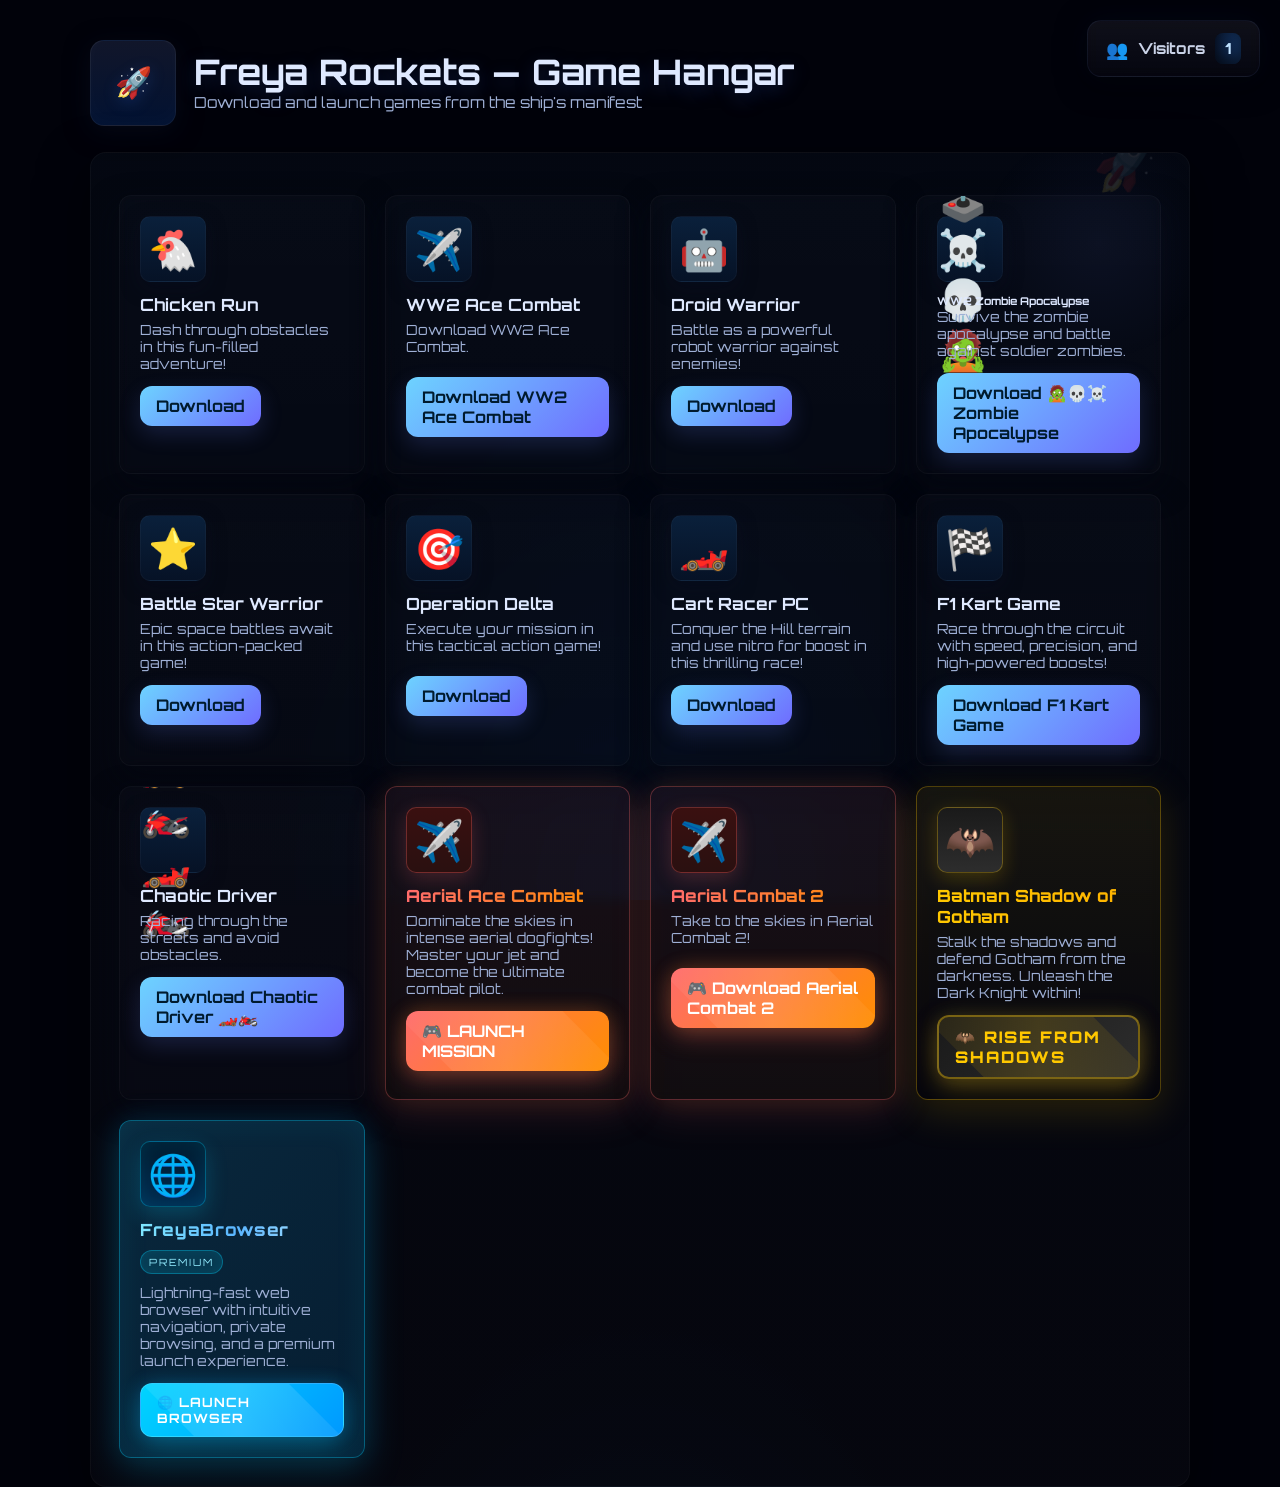
<file: game.html>
<!DOCTYPE html>
<html lang="en">
<head>
    <meta charset="UTF-8" />
    <meta name="viewport" content="width=device-width, initial-scale=1.0"/>
    <title>Freya Rockets - Free Game Downloads | Play Now
    One Piece Demon Slayer ChainSaw Man Naruto Shippuden Solo Leveling Bleach
    </title>
    
    <!-- SEO Meta Tags -->
    <meta name="description" content="Download free games including Chicken Run, Droid Warrior, Battle Star Warrior, Operation Delta, and Cart Racer PC. Play action-packed games on PC today!">
    <meta name="keywords" content="free games download, PC games, action games, racing games, adventure games, game downloads, Freya Rockets">
    <meta name="author" content="Freya Rockets">
    <meta name="robots" content="index, follow">
    <meta name="language" content="English">
    
    <!-- Open Graph Meta Tags (for social sharing) -->
    <meta property="og:type" content="website">
    <meta property="og:title" content="Freya Rockets - Free Game Downloads">
    <meta property="og:description" content="Download free games: Chicken Run, Droid Warrior, Battle Star Warrior, Operation Delta, Cart Racer PC. Action-packed adventures await!">
    <meta property="og:url" content="https://freyarockets.github.io/game.html">
    <meta property="og:site_name" content="Freya Rockets">
    <meta property="og:image" content="https://freyarockets.github.io/og-image.png">
    
    <!-- Twitter Card Meta Tags -->
    <meta name="twitter:card" content="summary_large_image">
    <meta name="twitter:title" content="Freya Rockets - Free Game Downloads">
    <meta name="twitter:description" content="Download free games and play action-packed adventures. Chicken Run, Droid Warrior, Battle Star Warrior & more!">
    <meta name="twitter:image" content="https://freyarockets.github.io/og-image.png">
    
    <!-- Additional SEO Tags -->
    <meta property="article:published_time" content="2024-01-01">
    <meta name="copyright" content="Freya Rockets">
    <meta name="theme-color" content="#001b2e">
    <link rel="canonical" href="https://freyarockets.github.io/game.html">

    <!-- Google AdSense Auto Ads: replace the client value with your own ca-pub ID -->
    <script async src="https://pagead2.googlesyndication.com/pagead/js/adsbygoogle.js?client=ca-pub-4437484592938498" crossorigin="anonymous"></script>

    <!-- Google tag (gtag.js) - Analytics Integration (keeps your existing tracking) -->
    <script async src="https://www.googletagmanager.com/gtag/js?id=G-XR31TKHP5S"></script>
    <script>
        window.dataLayer = window.dataLayer || [];
        function gtag(){dataLayer.push(arguments);} 
        gtag('js', new Date());
        gtag('config', 'G-XR31TKHP5S', { anonymize_ip: true });

        // Game Dashboard Tracking Functions
        function trackGameDownload(gameName) {
            gtag('event', 'game_download', {
                'event_category': 'engagement',
                'event_label': gameName,
                'value': 1
            });
        }

        function trackGameCardView(gameName) {
            gtag('event', 'game_card_view', {
                'event_category': 'engagement',
                'event_label': gameName
            });
        }

        function trackGamePageLoad() {
            gtag('event', 'page_view', {
                'page_title': 'Game Dashboard',
                'page_location': window.location.href
            });
        }

        function trackVisitorCount(count) {
            gtag('event', 'visitor_milestone', {
                'event_category': 'engagement',
                'event_label': 'Dashboard Visitors',
                'value': count
            });
        }

        function trackExternalGameLink(url, gameName) {
            gtag('event', 'external_link_click', {
                'event_category': 'outbound',
                'event_label': `Game Download - ${gameName}`,
                'link_url': url
            });
        }

        function trackCartGameDownload() {
            gtag('event', 'cart_game_download', {
                'event_category': 'engagement',
                'event_label': 'Cart Racer PC',
                'value': 1
            });
        }

        function trackF1KartDownload() {
            gtag('event', 'f1_kart_game_download', {
                'event_category': 'engagement',
                'event_label': 'F1 Kart Game',
                'value': 1
            });
        }

        function trackAerialAceCombatDownload() {
            gtag('event', 'aerial_ace_combat_download', {
                'event_category': 'engagement',
                'event_label': 'Aerial Ace Combat',
                'value': 1
            });
        }

        function trackBatmanDownload() {
            gtag('event', 'batman_shadow_of_gotham_download', {
                'event_category': 'engagement',
                'event_label': 'Batman Shadow of Gotham',
                'value': 1
            });
        }

        function trackBrowserDownload() {
            gtag('event', 'browser_download', {
                'event_category': 'engagement',
                'event_label': 'FreyaBrowser',
                'value': 1
            });
        }
    </script>

    <!-- Sci-fi font -->
    <link href="https://fonts.googleapis.com/css2?family=Orbitron:wght@400;700&display=swap" rel="stylesheet">

    <style>
        :root{
            --panel-bg: rgba(10,12,20,0.65);
            --glass: rgba(255,255,255,0.06);
            --accent: linear-gradient(135deg,#6dd3ff 0%, #6f6cff 100%);
            --accent-solid: #79a3ff;
            --text: #dfe9ff;
            --muted: #9fb0d6;
            --card-shadow: 0 12px 30px rgba(5,8,20,0.6);
            --aerial-accent: linear-gradient(135deg, #ff6b6b 0%, #ff8e00 100%);
            --batman-accent: linear-gradient(135deg, #1a1a1a 0%, #2d2d2d 100%);
            --browser-accent: linear-gradient(135deg, #00d4ff 0%, #0099ff 100%);
            --browser-darker: linear-gradient(135deg, #09283d 0%, #061d31 100%);
        }

        * { box-sizing: border-box; margin: 0; padding: 0; }

        html,body { height:100%; }

        body {
            font-family: 'Orbitron', 'Segoe UI', Tahoma, Geneva, Verdana, sans-serif;
            color: var(--text);
            background: radial-gradient(ellipse at bottom, #021028 0%, #01020a 40%), linear-gradient(180deg, #001022 0%, #00030a 100%);
            min-height:100vh;
            -webkit-font-smoothing:antialiased;
            -moz-osx-font-smoothing:grayscale;
            overflow-x:hidden;
            padding: 40px 20px;
            position: relative;
        }

        /* Starfield */
        .stars, .stars:after {
            position: fixed;
            top:0; left:0; right:0; bottom:0;
            width:100%; height:100%;
            z-index:0;
            background: transparent;
            pointer-events:none;
        }
        .stars:after {
            content: "";
            background-image:
                radial-gradient(2px 2px #ffffff30, transparent 40%),
                radial-gradient(1px 1px #ffffff22, transparent 40%),
                radial-gradient(1px 1px #aab7ff16, transparent 35%);
            background-repeat: repeat;
            background-size: 600px 600px, 400px 400px, 1400px 1400px;
            opacity: 0.9;
            animation: starMove 90s linear infinite;
            mix-blend-mode: screen;
        }
        @keyframes starMove { from { transform: translateY(0); } to { transform: translateY(-200px); } }

        .container {
            width:100%;
            max-width:1100px;
            margin: 0 auto;
            position: relative;
            z-index: 5;
        }

        .header {
            display:flex;
            align-items:center;
            gap:18px;
            margin-bottom: 26px;
        }

        .ship-badge {
            width:86px;
            height:86px;
            border-radius:14px;
            background: linear-gradient(180deg,#11162a, #021232);
            border: 1px solid rgba(255,255,255,0.06);
            box-shadow: 0 6px 24px rgba(10,14,30,0.6), inset 0 -6px 20px rgba(255,255,255,0.02);
            display:flex;
            align-items:center;
            justify-content:center;
            color:var(--accent-solid);
            font-size:30px;
            position:relative;
            overflow:hidden;
        }
        .ship-badge::before {
            content: "🚀";
            filter: drop-shadow(0 4px 8px rgba(50,120,255,0.2));
            transform: translateY(-2px);
        }

        .header h1 {
            font-size: 2.2rem;
            line-height: 1;
            color: var(--text);
            text-shadow: 0 6px 18px rgba(30,50,110,0.45);
        }
        .header p { color: var(--muted); font-size: 0.95rem; margin-top:4px; }

        /* Holographic visitor counter */
        .visitor-counter {
            position: fixed;
            top: 20px;
            right: 20px;
            background: linear-gradient(180deg, rgba(255,255,255,0.06), rgba(255,255,255,0.02));
            border-radius: 14px;
            padding: 12px 18px;
            display:flex;
            gap:10px;
            align-items:center;
            box-shadow: 0 6px 30px rgba(0,0,0,0.6), 0 0 28px rgba(60,120,255,0.06);
            border: 1px solid rgba(120,160,255,0.08);
            color:var(--text);
            z-index: 20;
            backdrop-filter: blur(6px) saturate(120%);
            font-weight:700;
        }
        .visitor-counter .value {
            background: linear-gradient(90deg,#091730, #12305b);
            padding:6px 10px;
            border-radius:8px;
            color: #bfe1ff;
            font-weight:800;
            font-size:0.95rem;
            box-shadow: inset 0 -6px 12px rgba(0,0,0,0.5);
        }

        /* control panel */
        .panel {
            background: linear-gradient(180deg, rgba(6,12,22,0.6), rgba(8,9,16,0.7));
            border-radius: 16px;
            padding: 28px;
            border: 1px solid rgba(255,255,255,0.03);
            box-shadow: 0 18px 50px rgba(0,0,0,0.6);
            position: relative;
            overflow: hidden;
        }

        .panel::after {
            content: "";
            position:absolute;
            right:-120px;
            top:-120px;
            width:420px;
            height:420px;
            background: radial-gradient(circle at 50% 50%, rgba(110,130,255,0.06), transparent 40%);
            transform: rotate(25deg);
            pointer-events:none;
        }

        .dashboard {
            display: grid;
            grid-template-columns: repeat(auto-fit, minmax(240px, 1fr));
            gap: 20px;
            margin-top: 14px;
        }

        .game-card {
            background: linear-gradient(180deg, rgba(255,255,255,0.02), rgba(255,255,255,0.01));
            border-radius: 12px;
            padding: 20px;
            color:var(--text);
            box-shadow: var(--card-shadow);
            border: 1px solid rgba(255,255,255,0.03);
            transition: transform 260ms cubic-bezier(.2,.9,.3,1), box-shadow 260ms, filter 200ms;
            transform-origin: center;
            cursor: pointer;
            position: relative;
            overflow: hidden;
            backdrop-filter: blur(6px) saturate(120%);
        }

        .game-card:hover {
            transform: translateY(-10px) scale(1.02);
            box-shadow: 0 26px 70px rgba(3,6,30,0.6);
            filter: saturate(1.06);
        }

        /* Special styling for Aerial Ace Combat card */
        .game-card.aerial-ace {
            background: linear-gradient(180deg, rgba(255, 107, 107, 0.08), rgba(255, 142, 0, 0.05));
            border: 1.5px solid rgba(255, 107, 107, 0.3);
            box-shadow: 0 12px 40px rgba(255, 107, 107, 0.15), 0 0 30px rgba(255, 142, 0, 0.1);
        }

        .game-card.aerial-ace:hover {
            transform: translateY(-12px) scale(1.03);
            box-shadow: 0 30px 70px rgba(255, 107, 107, 0.25), 0 0 40px rgba(255, 142, 0, 0.2);
            filter: saturate(1.1);
        }

        /* Special styling for Batman Shadow of Gotham card */
        .game-card.batman {
            background: linear-gradient(180deg, rgba(255, 200, 0, 0.08), rgba(0, 0, 0, 0.2));
            border: 1.5px solid rgba(255, 200, 0, 0.3);
            box-shadow: 0 12px 40px rgba(255, 200, 0, 0.15), 0 0 30px rgba(0, 0, 0, 0.3);
        }

        .game-card.batman:hover {
            transform: translateY(-12px) scale(1.03);
            box-shadow: 0 30px 70px rgba(255, 200, 0, 0.25), 0 0 40px rgba(45, 45, 45, 0.4);
            filter: saturate(1.1);
        }

        /* Special styling for FreyaBrowser card */
        .game-card.browser {
            background: var(--browser-darker);
            border: 1.5px solid rgba(0, 212, 255, 0.35);
            box-shadow: 0 12px 40px rgba(0, 212, 255, 0.18), 0 0 30px rgba(0, 153, 255, 0.12), inset 0 0 32px rgba(0, 212, 255, 0.08);
            position: relative;
            isolation: isolate;
        }

        .game-card.browser::before {
            content: "";
            position: absolute;
            inset: 0;
            background: linear-gradient(120deg, transparent 0%, rgba(255,255,255,0.08) 30%, transparent 60%);
            transform: translateX(-100%);
            animation: browserSweep 4.5s ease-in-out infinite;
            z-index: 0;
        }

        @keyframes browserSweep {
            0% { transform: translateX(-120%); }
            35%, 100% { transform: translateX(120%); }
        }

        .game-card.browser > * {
            position: relative;
            z-index: 1;
        }

        .game-card.browser:hover {
            transform: translateY(-12px) scale(1.03);
            box-shadow: 0 30px 80px rgba(0, 212, 255, 0.28), 0 0 45px rgba(0, 153, 255, 0.18);
            filter: saturate(1.15);
        }

        .game-icon {
            font-size: 40px;
            display:inline-block;
            width:66px;
            height:66px;
            display:flex;
            align-items:center;
            justify-content:center;
            border-radius: 10px;
            background: linear-gradient(180deg,#0a203b, #061226);
            border: 1px solid rgba(255,255,255,0.03);
            box-shadow: 0 6px 18px rgba(6,12,30,0.6);
            margin-bottom: 12px;
            color: var(--accent-solid);
        }

        .game-icon.aerial {
            background: linear-gradient(180deg, #3a1010, #2a1010);
            border: 1px solid rgba(255, 107, 107, 0.3);
            box-shadow: 0 6px 20px rgba(255, 107, 107, 0.2);
            color: #ff8e00;
        }

        .game-icon.batman {
            background: linear-gradient(180deg, #1a1a1a, #2d2d2d);
            border: 1px solid rgba(255, 200, 0, 0.3);
            box-shadow: 0 6px 20px rgba(255, 200, 0, 0.2);
            color: #ffc800;
        }

        .game-icon.browser {
            background: linear-gradient(180deg, #001a2e, #002a4e);
            border: 1px solid rgba(0, 212, 255, 0.35);
            box-shadow: 0 8px 22px rgba(0, 212, 255, 0.2), inset 0 0 20px rgba(0, 212, 255, 0.12);
            color: #00d4ff;
        }

        .game-card h2 {
            font-size: 1.05rem;
            color: var(--text);
            margin-bottom: 6px;
        }

        .game-card.aerial-ace h2 {
            background: linear-gradient(90deg, #ff6b6b, #ff8e00);
            -webkit-background-clip: text;
            -webkit-text-fill-color: transparent;
            background-clip: text;
            font-weight: 800;
        }

        .game-card.batman h2 {
            background: linear-gradient(90deg, #ffc800, #ffb300);
            -webkit-background-clip: text;
            -webkit-text-fill-color: transparent;
            background-clip: text;
            font-weight: 800;
        }

        .game-card.browser h2 {
            background: linear-gradient(90deg, #7fe7ff, #5ab5ff 48%, #c1f0ff 100%);
            -webkit-background-clip: text;
            -webkit-text-fill-color: transparent;
            background-clip: text;
            font-weight: 800;
            letter-spacing: 0.04em;
        }

        .premium-tag {
            display: inline-block;
            margin: 4px 0 10px;
            padding: 5px 8px;
            border-radius: 999px;
            background: rgba(0, 212, 255, 0.12);
            border: 1px solid rgba(0, 212, 255, 0.35);
            color: #92ecff;
            font-size: 0.62rem;
            letter-spacing: 0.18em;
            text-transform: uppercase;
            box-shadow: inset 0 0 12px rgba(0, 212, 255, 0.08);
        }

        .game-card p {
            font-size: 0.87rem;
            color: var(--muted);
            margin-bottom: 14px;
            min-height:42px;
        }

        .download-btn {
            display:inline-flex;
            align-items:center;
            gap:10px;
            background: var(--accent);
            color: #001b2e;
            padding: 10px 16px;
            border-radius: 12px;
            text-decoration:none;
            font-weight:700;
            box-shadow: 0 8px 22px rgba(105,125,255,0.18);
            transition: transform 160ms, box-shadow 160ms;
            border: none;
            cursor: pointer;
        }
        .download-btn:hover { transform: translateY(-3px); box-shadow: 0 12px 32px rgba(105,125,255,0.28); }

        /* Aerial Ace Combat button with custom styling */
        .download-btn.aerial-ace-btn {
            background: var(--aerial-accent);
            color: #fff;
            box-shadow: 0 8px 26px rgba(255, 107, 107, 0.3), 0 0 20px rgba(255, 142, 0, 0.2);
            position: relative;
            overflow: hidden;
        }

        .download-btn.aerial-ace-btn::before {
            content: "";
            position: absolute;
            top: -50%;
            left: -50%;
            width: 200%;
            height: 200%;
            background: linear-gradient(45deg, transparent, rgba(255,255,255,0.1), transparent);
            transform: rotate(45deg);
            animation: aerialShine 3s infinite;
        }

        @keyframes aerialShine {
            0% { transform: translateX(-100%) translateY(-100%) rotate(45deg); }
            100% { transform: translateX(100%) translateY(100%) rotate(45deg); }
        }

        .download-btn.aerial-ace-btn:hover {
            transform: translateY(-4px);
            box-shadow: 0 14px 36px rgba(255, 107, 107, 0.4), 0 0 30px rgba(255, 142, 0, 0.3);
            filter: brightness(1.1);
        }

        /* Batman Shadow of Gotham button with custom styling */
        .download-btn.batman-btn {
            background: var(--batman-accent);
            color: #ffc800;
            box-shadow: 0 8px 26px rgba(255, 200, 0, 0.3), 0 0 20px rgba(45, 45, 45, 0.4);
            position: relative;
            overflow: hidden;
            border: 2px solid rgba(255, 200, 0, 0.4);
            font-weight: 900;
            letter-spacing: 2px;
        }

        .download-btn.batman-btn::before {
            content: "";
            position: absolute;
            top: -50%;
            left: -50%;
            width: 200%;
            height: 200%;
            background: linear-gradient(45deg, transparent, rgba(255, 200, 0, 0.15), transparent);
            transform: rotate(45deg);
            animation: batmanShine 3s infinite;
        }

        @keyframes batmanShine {
            0% { transform: translateX(-100%) translateY(-100%) rotate(45deg); }
            100% { transform: translateX(100%) translateY(100%) rotate(45deg); }
        }

        .download-btn.batman-btn:hover {
            transform: translateY(-4px);
            box-shadow: 0 14px 36px rgba(255, 200, 0, 0.5), 0 0 30px rgba(255, 200, 0, 0.4);
            filter: brightness(1.15);
            background: linear-gradient(135deg, #2d2d2d 0%, #1a1a1a 100%);
        }

        /* FreyaBrowser button with custom styling */
        .download-btn.browser-btn {
            background: var(--browser-accent);
            color: #ffffff;
            box-shadow: 0 10px 28px rgba(0, 212, 255, 0.3), 0 0 18px rgba(0, 153, 255, 0.18);
            position: relative;
            overflow: hidden;
            border: 1px solid rgba(255,255,255,0.18);
            letter-spacing: 0.08em;
            text-transform: uppercase;
            font-size: 0.8rem;
        }

        .download-btn.browser-btn::before {
            content: "";
            position: absolute;
            top: -50%;
            left: -50%;
            width: 200%;
            height: 200%;
            background: linear-gradient(45deg, transparent, rgba(255,255,255,0.16), transparent);
            transform: rotate(45deg);
            animation: browserShine 3s infinite;
        }

        @keyframes browserShine {
            0% { transform: translateX(-100%) translateY(-100%) rotate(45deg); }
            100% { transform: translateX(100%) translateY(100%) rotate(45deg); }
        }

        .download-btn.browser-btn:hover {
            transform: translateY(-4px) scale(1.02);
            box-shadow: 0 18px 42px rgba(0, 212, 255, 0.45), 0 0 30px rgba(0, 153, 255, 0.25);
            filter: brightness(1.12);
        }

        /* small rocket float */
        .rocket {
            position:absolute;
            right:28px;
            top: -30px;
            font-size: 56px;
            transform: rotate(-10deg);
            opacity: 0.12;
            filter: drop-shadow(0 8px 20px rgba(80,120,255,0.06));
            animation: floatRocket 6s ease-in-out infinite;
            z-index:1;
            pointer-events:none;
        }
        @keyframes floatRocket {
            0% { transform: translateY(0) rotate(-10deg); }
            50% { transform: translateY(8px) rotate(-6deg); }
            100% { transform: translateY(0) rotate(-10deg); }
        }

        /* Responsive tweaks */
        @media (max-width: 800px) {
            .header { gap:12px; align-items: flex-start; }
            .ship-badge { width:72px; height:72px; font-size:26px; }
            .visitor-counter { position: static; margin: 18px auto 8px; justify-content:center; }
            body { padding: 20px 12px; }
        }
    </style>
</head>
<body>
    <div class="stars"></div>

    <div class="visitor-counter" aria-hidden="false">
        <div style="font-size:18px;">👥</div>
        <div style="font-size:0.95rem; opacity:0.9;">Visitors</div>
        <div class="value" id="visitor-count">0</div>
    </div>

    <div class="container">
        <div class="header">
            <div class="ship-badge" title="Freya Rockets">
                <!-- rocket emoji inside badge (CSS::before) -->
            </div>
            <div>
                <h1>Freya Rockets — Game Hangar</h1>
                <p>Download and launch games from the ship's manifest</p>
            </div>
        </div>

        <div class="panel">
            <div class="rocket">🚀</div>

            <!-- optional top AdSense placeholder (auto ads handle placement; you can also place manual ads here) -->
            <!-- Example manual ad slot (commented): 
            <ins class="adsbygoogle"
                 style="display:block"
                 data-ad-client="ca-pub-4437484592938498"
                 data-ad-slot="1234567890"
                 data-ad-format="auto"
                 data-full-width-responsive="true"></ins>
            <script>(adsbygoogle = window.adsbygoogle || []).push({});</script>
            -->

            <div class="dashboard" id="dashboard">
                <!-- Chicken Run -->
                <div class="game-card" data-name="Chicken Run" onmouseenter="trackGameCardView('Chicken Run')">
                    <div class="game-icon">🐔</div>
                    <h2>Chicken Run</h2>
                    <p>Dash through obstacles in this fun-filled adventure!</p>
                    <a href="https://drive.google.com/file/d/1SwLJMX_bF49MEeJTAP-eGNsll-qfleW3/view?usp=drivesdk"
                        target="_blank"
                        class="download-btn"
                        onclick="trackGameDownload('Chicken Run'); trackExternalGameLink(this.href, 'Chicken Run');"
                    >
                        Download
                    </a>
                </div>
                <div class="game-card" data-name="WW2 Ace Combat" onmouseenter="trackGameCardView('WW2 Ace Combat')">
    <div class="game-icon">✈️</div>
    <h2>WW2 Ace Combat</h2>
    <p>Download WW2 Ace Combat.</p>
    <a href="https://drive.google.com/file/d/1enezNnpFqo1JOOGRwyJnOn6bbB0LcPnL/view?usp=drivesdk"
       target="_blank"
       rel="noopener noreferrer"
       class="download-btn"
       onclick="trackGameDownload('WW2 Ace Combat'); trackExternalGameLink(this.href, 'WW2 Ace Combat');">
        Download WW2 Ace Combat
    </a>
</div>

                <!-- Droid Warrior -->
                <div class="game-card" data-name="Droid Warrior" onmouseenter="trackGameCardView('Droid Warrior')">
                    <div class="game-icon">🤖</div>
                    <h2>Droid Warrior</h2>
                    <p>Battle as a powerful robot warrior against enemies!</p>
                    <a href="https://drive.google.com/file/d/1vHhIh0ICAT_PBw8zC6HlU5dnbTrAkmKO/view?usp=drivesdk"
                        target="_blank"
                        class="download-btn"
                        onclick="trackGameDownload('Droid Warrior'); trackExternalGameLink(this.href, 'Droid Warrior');"
                    >
                        Download
                    </a>
                </div>

                
                <!-- WW2 Zombie Apocalypse-->
                <div class="game-card" data-name="WW2 Zombie Apocalypse" onmouseenter="trackGameCardView('WW2 Zombie Apocalypse')">
                    <div class="game-icon">🎮🕹️☠️💀🧟</div>
                    <h6>WW2 Zombie Apocalypse</h6>
                    <p>Survive the zombie apocalypse and battle against soldier zombies.</p>
                    <a href="https://drive.google.com/file/d/18L5Zwsd9BoY1jadDzYYMPgqE9ZHPomYp/view?usp=drivesdk"
                        target="_blank"
                        class="download-btn"
                        onclick="trackGameDownload('WW2 Zombie Apocalypse'); trackExternalGameLink(this.href, 'WW2 Zombie Apocalypse');"
                    >
                        Download 🧟💀☠️ Zombie Apocalypse 
                    </a>
                </div>

                <!-- Battle Star Warrior -->
                <div class="game-card" data-name="Battle Star Warrior" onmouseenter="trackGameCardView('Battle Star Warrior')">
                    <div class="game-icon">⭐</div>
                    <h2>Battle Star Warrior</h2>
                    <p>Epic space battles await in this action-packed game!</p>
                    <a href="https://drive.google.com/file/d/1xSQnmsHzhi3-D3qQniUPjIA1KlEwXhm1/view?usp=drivesdk"
                        target="_blank"
                        class="download-btn"
                        onclick="trackGameDownload('Battle Star Warrior'); trackExternalGameLink(this.href, 'Battle Star Warrior');"
                    >
                        Download
                    </a>
                </div>

                <!-- Operation Delta -->
                <div class="game-card" data-name="Operation Delta" onmouseenter="trackGameCardView('Operation Delta')">
                    <div class="game-icon">🎯</div>
                    <h2>Operation Delta</h2>
                    <p>Execute your mission in this tactical action game!</p>
                    <a href="https://drive.google.com/file/d/1fU8wTXqIlcQFmw-sTz2JDgnTlGfSp6Vd/view?usp=drivesdk"
                        target="_blank"
                        class="download-btn"
                        onclick="trackGameDownload('Operation Delta'); trackExternalGameLink(this.href, 'Operation Delta');"
                    >
                        Download
                    </a>
                </div>

                <!-- Cart Racer PC -->
                <div class="game-card" data-name="Cart Racer PC" onmouseenter="trackGameCardView('Cart Racer PC')">
                    <div class="game-icon">🏎️</div>
                    <h2>Cart Racer PC</h2>
                    <p>Conquer the Hill terrain and use nitro for boost in this thrilling race!</p>
                    <a href="https://drive.google.com/file/d/10vkpW0cWqQLj1m2HBx37t8GQkTlraQuS/view?usp=drivesdk"
                        target="_blank"
                        class="download-btn"
                        onclick="trackCartGameDownload(); trackExternalGameLink(this.href, 'Cart Racer PC');"
                    >
                        Download
                    </a>
                </div>

                <!-- F1 Kart Game -->
                <div class="game-card" data-name="F1 Kart Game" onmouseenter="trackGameCardView('F1 Kart Game')">
                    <div class="game-icon">🏁</div>
                    <h2>F1 Kart Game</h2>
                    <p>Race through the circuit with speed, precision, and high-powered boosts!</p>
                    <a href="https://drive.google.com/file/d/1vWdhYIvQxmX24EX4IMis_h1ilYEo9o1M/view?usp=drivesdk"
                        target="_blank"
                        class="download-btn"
                        onclick="trackF1KartDownload(); trackGameDownload('F1 Kart Game'); trackExternalGameLink(this.href, 'F1 Kart Game');"
                    >
                        Download F1 Kart Game
                    </a>
                </div>

                <!-- Chaotic Driver Game-->
                <div class="game-card" data-name="Chaotic Driver" onmouseenter="trackGameCardView('Chaotic Driver')">
                    <div class="game-icon">🏎️🏍️🏎️🏍️</div>
                    <h2>Chaotic Driver</h2>
                    <p>Racing through the streets and avoid obstacles.</p>
                    <a href="https://drive.google.com/file/d/1XYPVCKUqsqMPU5vE1GgTCqSMo1A1ovRE/view?usp=drivesdk"
                        target="_blank"
                        class="download-btn"
                        onclick="trackGameDownload('Chaotic Driver'); trackExternalGameLink(this.href, 'Chaotic Driver');"
                    >
                        Download Chaotic Driver 🏎️🏍️
                    </a>
                </div>

                <!-- Aerial Ace Combat -->
                <div class="game-card aerial-ace" data-name="Aerial Ace Combat" onmouseenter="trackGameCardView('Aerial Ace Combat')">
                    <div class="game-icon aerial">✈️</div>
                    <h2>Aerial Ace Combat</h2>
                    <p>Dominate the skies in intense aerial dogfights! Master your jet and become the ultimate combat pilot.</p>
                    <a href="https://drive.google.com/file/d/1Dzm2iq1PZ8ZNbBK9-ia90q1amGxJ8mLn/view?usp=drivesdk"
                        target="_blank"
                        class="download-btn aerial-ace-btn"
                        onclick="trackAerialAceCombatDownload(); trackExternalGameLink(this.href, 'Aerial Ace Combat'); trackGameDownload('Aerial Ace Combat');"
                    >
                        🎮 LAUNCH MISSION
                    </a>
                </div>

                <!-- Aerial Combat 2 -->
                <div class="game-card aerial-ace" data-name="Aerial Combat 2" onmouseenter="trackGameCardView('Aerial Combat 2')">
                    <div class="game-icon aerial">✈️</div>
                    <h2>Aerial Combat 2</h2>
                    <p>Take to the skies in Aerial Combat 2!</p>
                    <a href="https://drive.google.com/file/d/1Pqae2rQ47jLJHh6E3pBcRDRXKLCg0ckx/view?usp=drivesdk"
                        target="_blank"
                        rel="noopener noreferrer"
                        class="download-btn aerial-ace-btn"
                        onclick="trackGameDownload('Aerial Combat 2'); trackExternalGameLink(this.href, 'Aerial Combat 2');"
                    >
                        🎮 Download Aerial Combat 2
                    </a>
                </div>

                <!-- Batman Shadow of Gotham -->
                <div class="game-card batman" data-name="Batman Shadow of Gotham" onmouseenter="trackGameCardView('Batman Shadow of Gotham')">
                    <div class="game-icon batman">🦇</div>
                    <h2>Batman Shadow of Gotham</h2>
                    <p>Stalk the shadows and defend Gotham from the darkness. Unleash the Dark Knight within!</p>
                    <a href="https://drive.google.com/file/d/1z2fbpY90HitszcaDi3mIqI-3PRCoqejr/view?usp=drivesdk"
                        target="_blank"
                        class="download-btn batman-btn"
                        onclick="trackBatmanDownload(); trackExternalGameLink(this.href, 'Batman Shadow of Gotham'); trackGameDownload('Batman Shadow of Gotham');"
                    >
                        🦇 RISE FROM SHADOWS
                    </a>
                </div>

                <!-- FreyaBrowser -->
                <div class="game-card browser" data-name="FreyaBrowser" onmouseenter="trackGameCardView('FreyaBrowser')">
                    <div class="game-icon browser">🌐</div>
                    <h2>FreyaBrowser</h2>
                    <div class="premium-tag">Premium</div>
                    <p>Lightning-fast web browser with intuitive navigation, private browsing, and a premium launch experience.</p>
                    <a href="https://drive.google.com/file/d/1mI8JAvdzFISpKonAxN9DWm-a0xFwwuQF/view?usp=drivesdk"
                        target="_blank"
                        class="download-btn browser-btn"
                        onclick="trackBrowserDownload(); trackExternalGameLink(this.href, 'FreyaBrowser'); trackGameDownload('FreyaBrowser');"
                    >
                        🌐 Launch Browser
                    </a>
                </div>
                    
            </div>
        </div>
    </div>

    <script>
        // Initialize and track visitor counter (keeps your logic but more robust)
        (function(){
            const counterKey = 'gamePageVisitors';
            let visitorCount = parseInt(localStorage.getItem(counterKey) || '0', 10);
            visitorCount = visitorCount + 1;
            localStorage.setItem(counterKey, visitorCount);
            document.getElementById('visitor-count').textContent = visitorCount;
            // Track milestones
            if (visitorCount % 10 === 0) trackVisitorCount(visitorCount);
        })();

        // Track page load
        window.addEventListener('load', function() {
            trackGamePageLoad();
        });

        // Card tilt interactivity
        (function initCardTilt(){
            const cards = document.querySelectorAll('.game-card');
            cards.forEach(card => {
                const rect = () => card.getBoundingClientRect();
                card.addEventListener('mousemove', e => {
                    const r = rect();
                    const px = (e.clientX - r.left) / r.width;
                    const py = (e.clientY - r.top) / r.height;
                    const tiltX = (py - 0.5) * 10; // rotateX
                    const tiltY = (px - 0.5) * -10; // rotateY
                    card.style.transform = `perspective(900px) rotateX(${tiltX}deg) rotateY(${tiltY}deg) translateZ(0)`;
                });
                card.addEventListener('mouseleave', () => {
                    card.style.transition = 'transform 360ms cubic-bezier(.2,.9,.3,1)';
                    card.style.transform = '';
                    setTimeout(()=> card.style.transition = '', 360);
                });
                card.addEventListener('mouseenter', () => {
                    card.style.transition = '';
                });
            });
        })();
    </script>
</body>
</html>
</file>
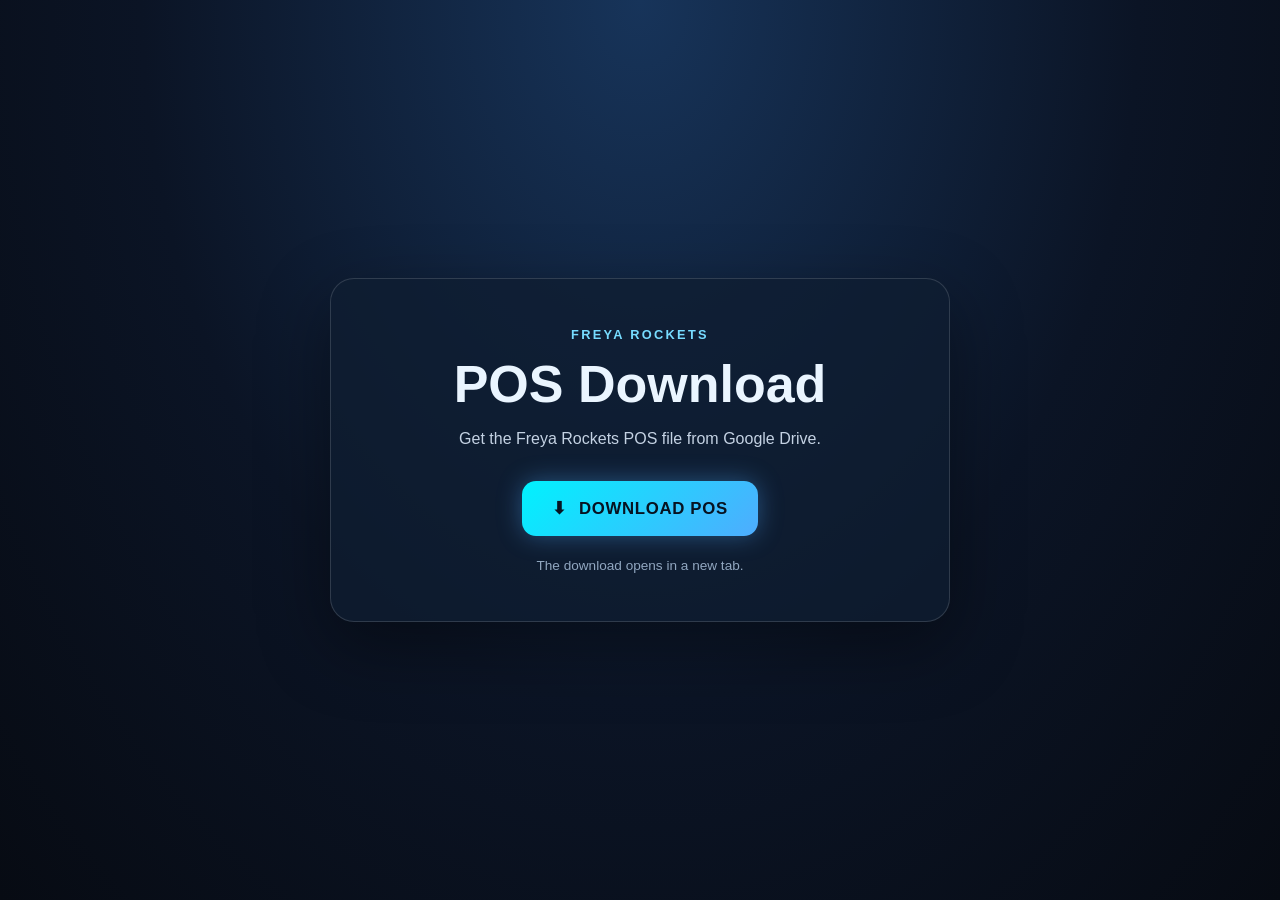
<file: snack.html>
<!doctype html>
<html lang="en">
  <head>
    <meta charset="utf-8">
    <meta name="viewport" content="width=device-width, initial-scale=1">
    <meta name="description" content="Download Freya Rockets POS">
    <meta name="author" content="Freya Rockets">
    <title>Freya Rockets POS</title>

    <script async src="https://www.googletagmanager.com/gtag/js?id=G-XR31TKHP5S"></script>
    <script>
      window.dataLayer = window.dataLayer || [];
      function gtag(){ dataLayer.push(arguments); }
      gtag('js', new Date());
      gtag('config', 'G-XR31TKHP5S', { anonymize_ip: true });

      function trackPosDownload() {
        gtag('event', 'pos_download', {
          event_category: 'Downloads',
          event_label: 'Freya Rockets POS',
          link_url: 'https://drive.google.com/file/d/1Cf1-YOCvVYWcKobQbBfRFAXo49NzXcRU/view?usp=drivesdk'
        });
      }
    </script>

    <style>
      * { box-sizing: border-box; }

      body {
        min-height: 100vh;
        margin: 0;
        display: grid;
        place-items: center;
        padding: 24px;
        color: #eaf5ff;
        background: radial-gradient(ellipse at top, #17345a 0%, #0b1425 55%, #070b13 100%);
        font-family: 'Segoe UI', Roboto, Arial, sans-serif;
        text-align: center;
      }

      main {
        width: min(100%, 620px);
        padding: 48px 28px;
        border: 1px solid rgba(255, 255, 255, 0.14);
        border-radius: 24px;
        background: rgba(15, 29, 49, 0.76);
        box-shadow: 0 24px 70px rgba(0, 0, 0, 0.4);
      }

      .eyebrow {
        margin: 0 0 12px;
        color: #77dcff;
        font-size: 0.8rem;
        font-weight: 700;
        letter-spacing: 0.18em;
        text-transform: uppercase;
      }

      h1 { margin: 0 0 12px; font-size: clamp(2rem, 7vw, 3.25rem); }
      .description { margin: 0 auto 30px; color: #c4d2e3; line-height: 1.6; }

      .pos-button {
        display: inline-flex;
        align-items: center;
        justify-content: center;
        gap: 12px;
        padding: 17px 30px;
        border: 0;
        border-radius: 14px;
        color: #071321;
        background: linear-gradient(135deg, #00f2fe, #4facfe);
        box-shadow: 0 0 24px rgba(79, 172, 254, 0.38);
        font-size: 1.05rem;
        font-weight: 800;
        letter-spacing: 0.04em;
        text-decoration: none;
        text-transform: uppercase;
        transition: transform 0.2s ease, box-shadow 0.2s ease;
      }

      .pos-button:hover, .pos-button:focus-visible {
        transform: translateY(-4px);
        box-shadow: 0 0 34px rgba(79, 172, 254, 0.72);
      }

      .pos-button:focus-visible { outline: 3px solid white; outline-offset: 4px; }
      .note { margin: 22px 0 0; color: #91a7c0; font-size: 0.85rem; }

      @media (prefers-reduced-motion: reduce) {
        *, *::before, *::after { transition-duration: 0.01ms !important; }
      }
    </style>
  </head>
  <body>
    <main>
      <p class="eyebrow">Freya Rockets</p>
      <h1>POS Download</h1>
      <p class="description">Get the Freya Rockets POS file from Google Drive.</p>
      <a
        class="pos-button"
        href="https://drive.google.com/file/d/1Cf1-YOCvVYWcKobQbBfRFAXo49NzXcRU/view?usp=drivesdk"
        target="_blank"
        rel="noopener noreferrer"
        onclick="trackPosDownload()"
      >
        <span aria-hidden="true">⬇</span> Download POS
      </a>
      <p class="note">The download opens in a new tab.</p>
    </main>
  </body>
</html>
</file>
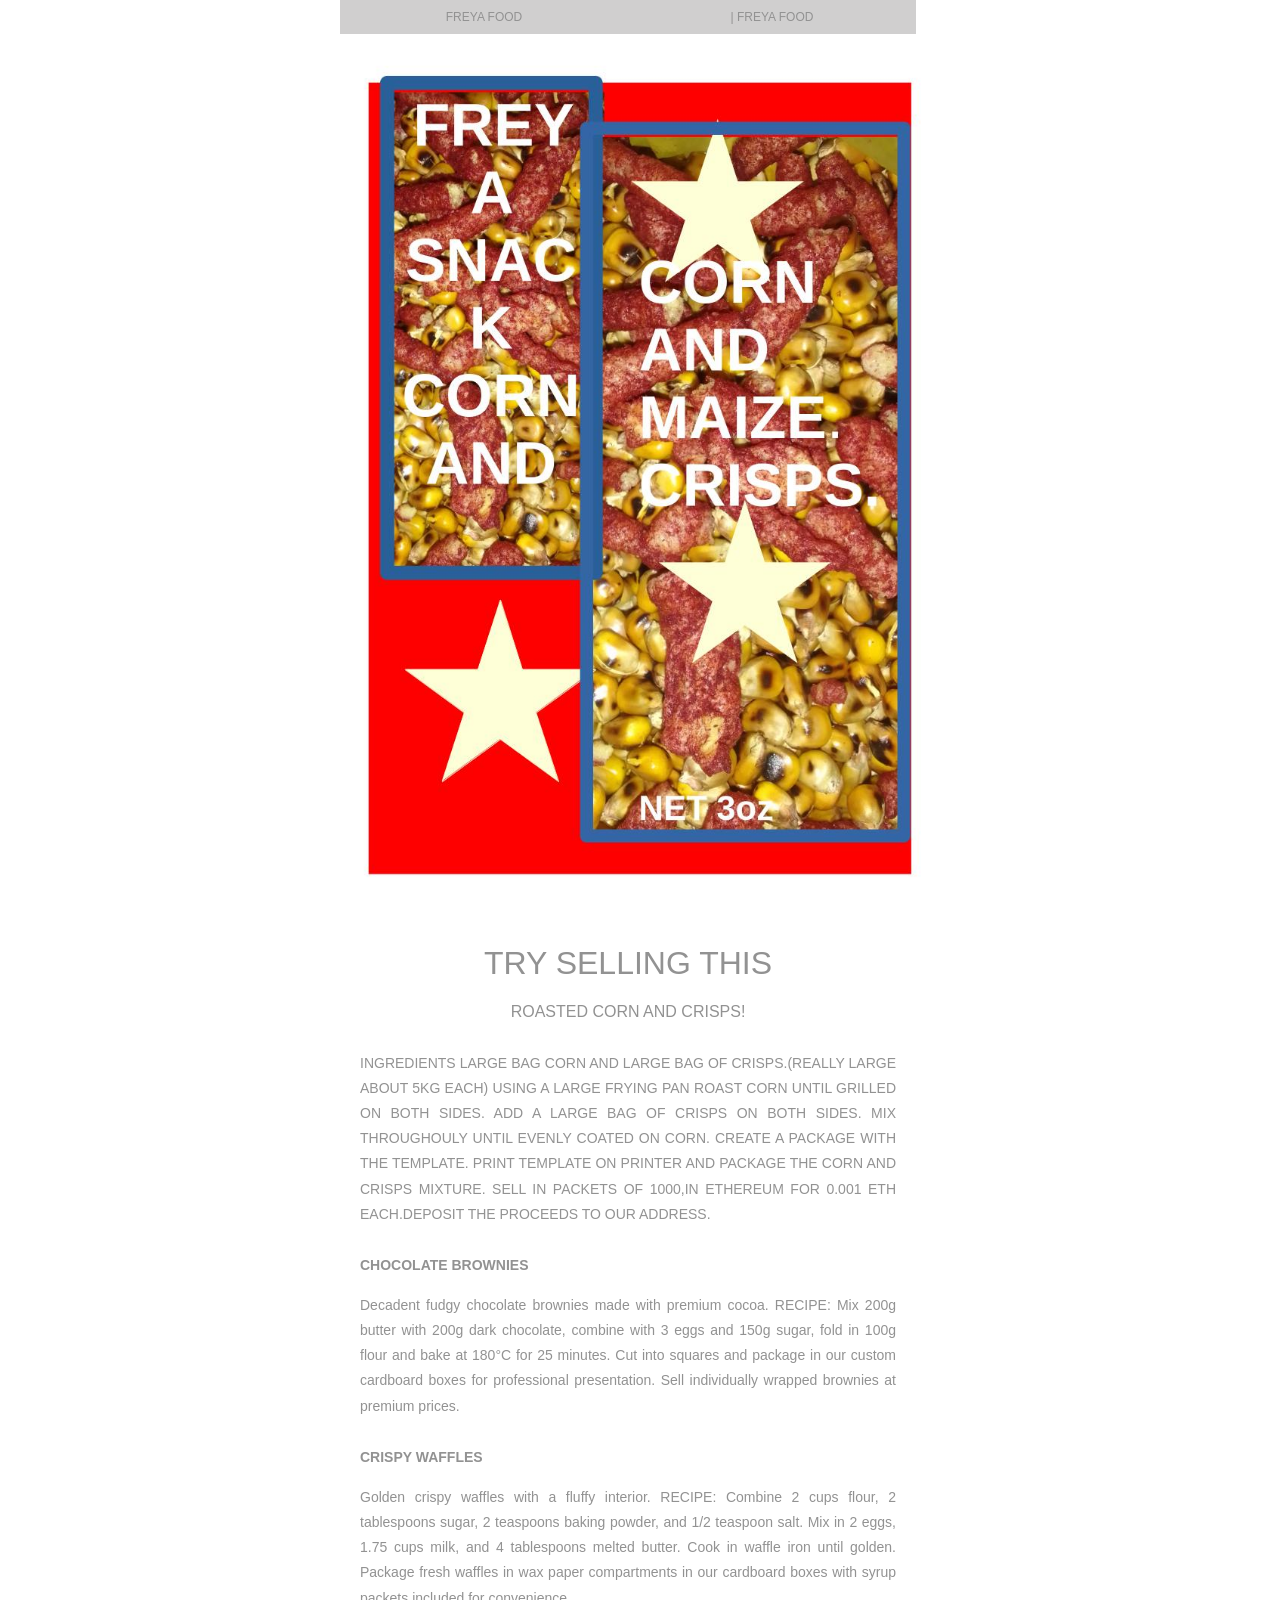
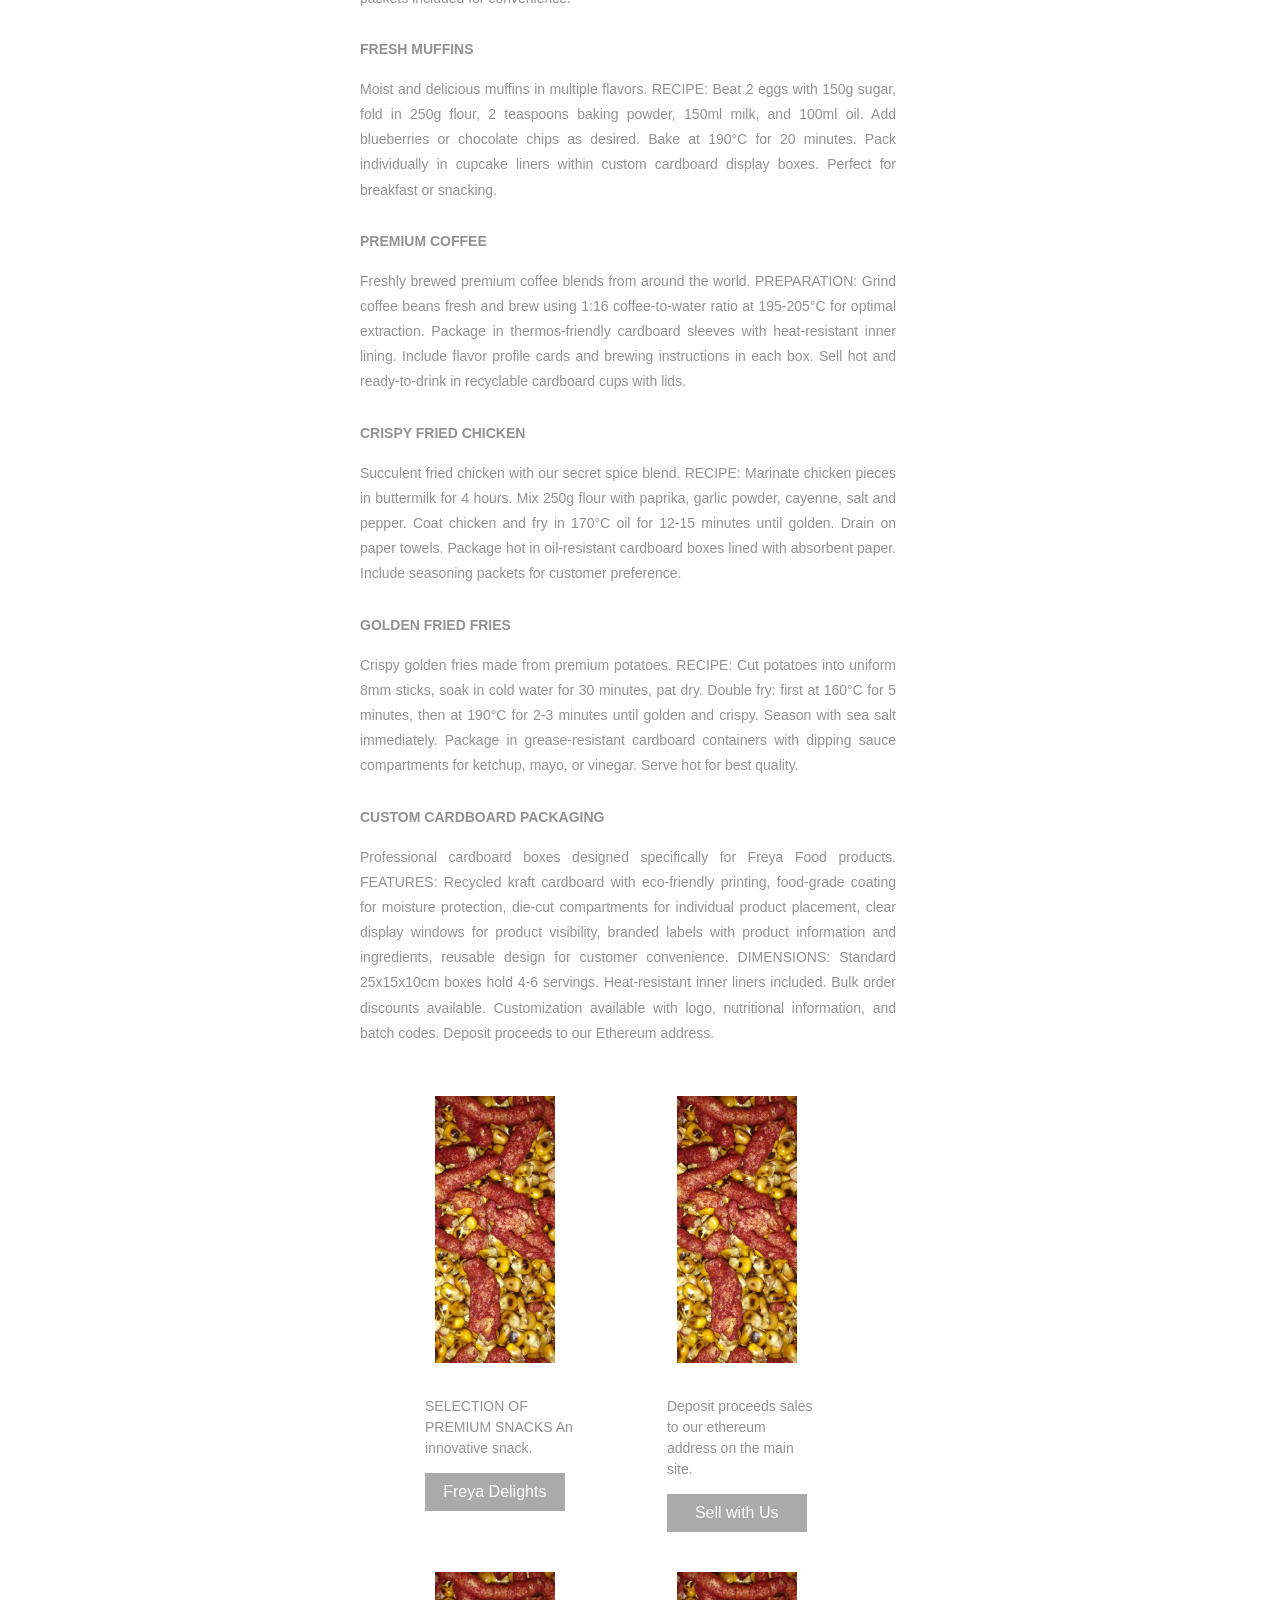
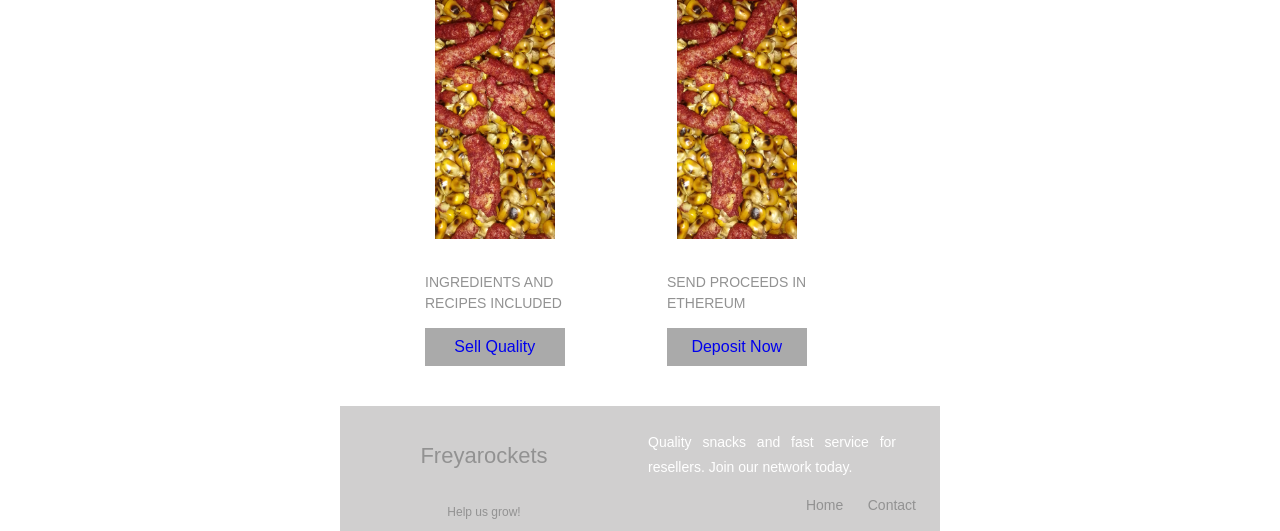
<file: Snack.html>
<!doctype html>
<!--Quite a few clients strip your Doctype out, and some even apply their own. Many clients do honor your doctype and it can make things much easier if you can validate constantly against a Doctype.-->
<html>
<head>
<meta charset="utf-8">
<meta name="viewport" content="width=device-width, initial-scale=1.0">
<title>Freyasnack</title>

<!-- Google Analytics gtag tracking -->
<script async src="https://www.googletagmanager.com/gtag/js?id=G-XR31TKHP5S"></script>
<script>
  window.dataLayer = window.dataLayer || [];
  function gtag(){dataLayer.push(arguments);}
  gtag('js', new Date());
  gtag('config', 'G-XR31TKHP5S');
  gtag('event', 'page_view', {
    'page_title': 'Freyasnack',
    'page_location': window.location.href
  });
</script>

<!-- Please use an inliner tool to convert all CSS to inline as inpage or external CSS is removed by email clients -->
<!-- important in CSS is used to prevent the styles of currently inline CSS from overriding the ones mentioned in media queries when corresponding screen sizes are encountered -->

<style type="text/css">
body {
	margin: 0;
}
body, table, td, p, a, li, blockquote {
	-webkit-text-size-adjust: none!important;
	font-family: sans-serif;
	font-style: normal;
	font-weight: 400;
}
button {
	width: 90%;
}

@media screen and (max-width:600px) {
/*styling for objects with screen size less than 600px; */
body, table, td, p, a, li, blockquote {
	-webkit-text-size-adjust: none!important;
	font-family: sans-serif;
}
table {
	/* All tables are 100% width */
	width: 100%;
}
.footer {
	/* Footer has 2 columns each of 48% width */
	height: auto !important;
	max-width: 48% !important;
	width: 48% !important;
}
table.responsiveImage {
	/* Container for images in catalog */
	height: auto !important;
	max-width: 30% !important;
	width: 30% !important;
}
table.responsiveContent {
	/* Content that accompanies the content in the catalog */
	height: auto !important;
	max-width: 66% !important;
	width: 66% !important;
}
.top {
	/* Each Columnar table in the header */
	height: auto !important;
	max-width: 48% !important;
	width: 48% !important;
}
.catalog {
	margin-left: 0%!important;
}
}

@media screen and (max-width:480px) {
/*styling for objects with screen size less than 480px; */
body, table, td, p, a, li, blockquote {
	-webkit-text-size-adjust: none!important;
	font-family: sans-serif;
}
table {
	/* All tables are 100% width */
	width: 100% !important;
	border-style: none !important;
}
.footer {
	/* Each footer column in this case should occupy 96% width  and 4% is allowed for email client padding*/
	height: auto !important;
	max-width: 96% !important;
	width: 96% !important;
}
.table.responsiveImage {
	/* Container for each image now specifying full width */
	height: auto !important;
	max-width: 96% !important;
	width: 96% !important;
}
.table.responsiveContent {
	/* Content in catalog  occupying full width of cell */
	height: auto !important;
	max-width: 96% !important;
	width: 96% !important;
}
.top {
	/* Header columns occupying full width */
	height: auto !important;
	max-width: 100% !important;
	width: 100% !important;
}
.catalog {
	margin-left: 0%!important;
}
button {
	width: 90%!important;
}
}
</style>
</head>
<body yahoo="yahoo">
<table width="100%"  cellspacing="0" cellpadding="0">
  <tbody>
    <tr>
      <td><table width="600"  align="center" cellpadding="0" cellspacing="0">
          <!-- Main Wrapper Table with initial width set to 60opx -->
          <tbody>
            <tr>
              <td><table bgcolor="#d0cfcf" class="top" width="48%"  align="left" cellpadding="0" cellspacing="0" style="padding:10px 10px 10px 10px;">
                  <!-- First header column with Logo -->
                  <tbody>
                    <tr>
                      <td style="font-size: 12px; color:#929292; text-align:center; font-family: sans-serif;">FREYA FOOD</td>
                    </tr>
                  </tbody>
                </table>
                <table bgcolor="#d0cfcf" class="top" width="48%"  align="left" cellpadding="0" cellspacing="0" style="padding:10px 10px 10px 10px; text-align:right">
                  <!-- Second header column with ISSUE|DATE -->
                  <tbody>
                    <tr>
                      <td style="font-size: 12px; color:#929292; text-align:center; font-family: sans-serif;"> |  FREYA FOOD</td>
                    </tr>
                  </tbody>
                </table></td>
            </tr>
            <tr> 
              <!-- HTML Spacer row -->
              <td style="font-size: 0; line-height: 0;" height="20"><table width="96%" align="left"  cellpadding="0" cellspacing="0">
                  <tr>
                    <td style="font-size: 0; line-height: 0;" height="20">&nbsp;</td>
                  </tr>
                </table></td>
            </tr>
            <tr> 
              <!-- HTML IMAGE SPACER -->
              <td style="font-size: 0; line-height: 0;" height="20"><table align="left"  cellpadding="0" cellspacing="0" >
                  <tr>
                    <td ><img src="576x250.jpg"  alt="" height="" width="100%" class=""></td>
                  </tr>
                </table></td>
            </tr>
            <tr> 
              <!-- HTML Spacer row -->
              <td style="font-size: 0; line-height: 0;" height="20"><table width="96%" align="left"  cellpadding="0" cellspacing="0">
                  <tr>
                    <td style="font-size: 0; line-height: 0;" height="20">&nbsp;</td>
                  </tr>
                </table></td>
            </tr>
            <tr> 
              <!-- Introduction area -->
              <td><table width="96%"  align="left" cellpadding="0" cellspacing="0">
                  <tr> 
                    <!-- row container for TITLE/EMAIL THEME -->
                    <td align="center" style="font-size: 32px; font-weight: 300; line-height: 2.5em; color: #929292; font-family: sans-serif;">TRY SELLING THIS</td>
                  </tr>
                  <tr> 
                    <!-- row container for Tagline -->
                    <td align="center" style="font-size: 16px; font-weight:300; color: #929292; font-family: sans-serif;">ROASTED CORN AND CRISPS! </td>
                  </tr>
                  <tr>
                    <td style="font-size: 0; line-height: 0;" height="20"><table width="96%" align="left"  cellpadding="0" cellspacing="0">
                        <tr> 
                          <!-- HTML Spacer row -->
                          <td style="font-size: 0; line-height: 0;" height="20">&nbsp;</td>
                        </tr>
                      </table></td>
                  </tr>
                  <tr> 
                    <!-- Row container for Intro/ Description -->
                    <td align="left" style="font-size: 14px; font-style: normal; font-weight: 100; color: #929292; line-height: 1.8; text-align:justify; padding:10px 20px 0px 20px; font-family: sans-serif;">
                    INGREDIENTS LARGE BAG CORN AND LARGE BAG OF CRISPS.(REALLY LARGE ABOUT 5KG EACH)
                    USING A LARGE FRYING PAN ROAST CORN UNTIL GRILLED ON BOTH SIDES.
                    ADD A LARGE BAG OF CRISPS ON BOTH SIDES. MIX THROUGHOULY UNTIL EVENLY COATED ON CORN.
                    CREATE A PACKAGE WITH THE TEMPLATE. PRINT TEMPLATE ON PRINTER AND PACKAGE THE CORN AND CRISPS MIXTURE.
                    SELL IN PACKETS OF 1000,IN ETHEREUM FOR 0.001 ETH EACH.DEPOSIT THE PROCEEDS TO OUR ADDRESS.
                      
                    </td>
                  </tr>
                  <tr>
                    <td style="font-size: 0; line-height: 0;" height="20"><table width="96%" align="left"  cellpadding="0" cellspacing="0">
                        <tr> 
                          <!-- HTML Spacer row -->
                          <td style="font-size: 0; line-height: 0;" height="20">&nbsp;</td>
                        </tr>
                      </table></td>
                  </tr>
                  <tr>
                    <!-- Chocolate Brownies Section -->
                    <td align="left" style="font-size: 14px; font-style: normal; font-weight: bold; color: #929292; padding:10px 20px 10px 20px; font-family: sans-serif;">CHOCOLATE BROWNIES</td>
                  </tr>
                  <tr>
                    <td align="left" style="font-size: 14px; font-style: normal; font-weight: 100; color: #929292; line-height: 1.8; text-align:justify; padding:10px 20px 10px 20px; font-family: sans-serif;">
                    Decadent fudgy chocolate brownies made with premium cocoa. RECIPE: Mix 200g butter with 200g dark chocolate, combine with 3 eggs and 150g sugar, fold in 100g flour and bake at 180°C for 25 minutes. Cut into squares and package in our custom cardboard boxes for professional presentation. Sell individually wrapped brownies at premium prices.
                    </td>
                  </tr>
                  <tr>
                    <td style="font-size: 0; line-height: 0;" height="10"><table width="96%" align="left"  cellpadding="0" cellspacing="0">
                        <tr> 
                          <td style="font-size: 0; line-height: 0;" height="10">&nbsp;</td>
                        </tr>
                      </table></td>
                  </tr>
                  <tr>
                    <!-- Waffles Section -->
                    <td align="left" style="font-size: 14px; font-style: normal; font-weight: bold; color: #929292; padding:10px 20px 10px 20px; font-family: sans-serif;">CRISPY WAFFLES</td>
                  </tr>
                  <tr>
                    <td align="left" style="font-size: 14px; font-style: normal; font-weight: 100; color: #929292; line-height: 1.8; text-align:justify; padding:10px 20px 10px 20px; font-family: sans-serif;">
                    Golden crispy waffles with a fluffy interior. RECIPE: Combine 2 cups flour, 2 tablespoons sugar, 2 teaspoons baking powder, and 1/2 teaspoon salt. Mix in 2 eggs, 1.75 cups milk, and 4 tablespoons melted butter. Cook in waffle iron until golden. Package fresh waffles in wax paper compartments in our cardboard boxes with syrup packets included for convenience.
                    </td>
                  </tr>
                  <tr>
                    <td style="font-size: 0; line-height: 0;" height="10"><table width="96%" align="left"  cellpadding="0" cellspacing="0">
                        <tr> 
                          <td style="font-size: 0; line-height: 0;" height="10">&nbsp;</td>
                        </tr>
                      </table></td>
                  </tr>
                  <tr>
                    <!-- Muffins Section -->
                    <td align="left" style="font-size: 14px; font-style: normal; font-weight: bold; color: #929292; padding:10px 20px 10px 20px; font-family: sans-serif;">FRESH MUFFINS</td>
                  </tr>
                  <tr>
                    <td align="left" style="font-size: 14px; font-style: normal; font-weight: 100; color: #929292; line-height: 1.8; text-align:justify; padding:10px 20px 10px 20px; font-family: sans-serif;">
                    Moist and delicious muffins in multiple flavors. RECIPE: Beat 2 eggs with 150g sugar, fold in 250g flour, 2 teaspoons baking powder, 150ml milk, and 100ml oil. Add blueberries or chocolate chips as desired. Bake at 190°C for 20 minutes. Pack individually in cupcake liners within custom cardboard display boxes. Perfect for breakfast or snacking.
                    </td>
                  </tr>
                  <tr>
                    <td style="font-size: 0; line-height: 0;" height="10"><table width="96%" align="left"  cellpadding="0" cellspacing="0">
                        <tr> 
                          <td style="font-size: 0; line-height: 0;" height="10">&nbsp;</td>
                        </tr>
                      </table></td>
                  </tr>
                  <tr>
                    <!-- Coffee Section -->
                    <td align="left" style="font-size: 14px; font-style: normal; font-weight: bold; color: #929292; padding:10px 20px 10px 20px; font-family: sans-serif;">PREMIUM COFFEE</td>
                  </tr>
                  <tr>
                    <td align="left" style="font-size: 14px; font-style: normal; font-weight: 100; color: #929292; line-height: 1.8; text-align:justify; padding:10px 20px 10px 20px; font-family: sans-serif;">
                    Freshly brewed premium coffee blends from around the world. PREPARATION: Grind coffee beans fresh and brew using 1:16 coffee-to-water ratio at 195-205°C for optimal extraction. Package in thermos-friendly cardboard sleeves with heat-resistant inner lining. Include flavor profile cards and brewing instructions in each box. Sell hot and ready-to-drink in recyclable cardboard cups with lids.
                    </td>
                  </tr>
                  <tr>
                    <td style="font-size: 0; line-height: 0;" height="10"><table width="96%" align="left"  cellpadding="0" cellspacing="0">
                        <tr> 
                          <td style="font-size: 0; line-height: 0;" height="10">&nbsp;</td>
                        </tr>
                      </table></td>
                  </tr>
                  <tr>
                    <!-- Fried Chicken Section -->
                    <td align="left" style="font-size: 14px; font-style: normal; font-weight: bold; color: #929292; padding:10px 20px 10px 20px; font-family: sans-serif;">CRISPY FRIED CHICKEN</td>
                  </tr>
                  <tr>
                    <td align="left" style="font-size: 14px; font-style: normal; font-weight: 100; color: #929292; line-height: 1.8; text-align:justify; padding:10px 20px 10px 20px; font-family: sans-serif;">
                    Succulent fried chicken with our secret spice blend. RECIPE: Marinate chicken pieces in buttermilk for 4 hours. Mix 250g flour with paprika, garlic powder, cayenne, salt and pepper. Coat chicken and fry in 170°C oil for 12-15 minutes until golden. Drain on paper towels. Package hot in oil-resistant cardboard boxes lined with absorbent paper. Include seasoning packets for customer preference.
                    </td>
                  </tr>
                  <tr>
                    <td style="font-size: 0; line-height: 0;" height="10"><table width="96%" align="left"  cellpadding="0" cellspacing="0">
                        <tr> 
                          <td style="font-size: 0; line-height: 0;" height="10">&nbsp;</td>
                        </tr>
                      </table></td>
                  </tr>
                  <tr>
                    <!-- Fries Section -->
                    <td align="left" style="font-size: 14px; font-style: normal; font-weight: bold; color: #929292; padding:10px 20px 10px 20px; font-family: sans-serif;">GOLDEN FRIED FRIES</td>
                  </tr>
                  <tr>
                    <td align="left" style="font-size: 14px; font-style: normal; font-weight: 100; color: #929292; line-height: 1.8; text-align:justify; padding:10px 20px 10px 20px; font-family: sans-serif;">
                    Crispy golden fries made from premium potatoes. RECIPE: Cut potatoes into uniform 8mm sticks, soak in cold water for 30 minutes, pat dry. Double fry: first at 160°C for 5 minutes, then at 190°C for 2-3 minutes until golden and crispy. Season with sea salt immediately. Package in grease-resistant cardboard containers with dipping sauce compartments for ketchup, mayo, or vinegar. Serve hot for best quality.
                    </td>
                  </tr>
                  <tr>
                    <td style="font-size: 0; line-height: 0;" height="10"><table width="96%" align="left"  cellpadding="0" cellspacing="0">
                        <tr> 
                          <td style="font-size: 0; line-height: 0;" height="10">&nbsp;</td>
                        </tr>
                      </table></td>
                  </tr>
                  <tr>
                    <!-- Cardboard Packaging Section -->
                    <td align="left" style="font-size: 14px; font-style: normal; font-weight: bold; color: #929292; padding:10px 20px 10px 20px; font-family: sans-serif;">CUSTOM CARDBOARD PACKAGING</td>
                  </tr>
                  <tr>
                    <td align="left" style="font-size: 14px; font-style: normal; font-weight: 100; color: #929292; line-height: 1.8; text-align:justify; padding:10px 20px 10px 20px; font-family: sans-serif;">
                    Professional cardboard boxes designed specifically for Freya Food products. FEATURES: Recycled kraft cardboard with eco-friendly printing, food-grade coating for moisture protection, die-cut compartments for individual product placement, clear display windows for product visibility, branded labels with product information and ingredients, reusable design for customer convenience. DIMENSIONS: Standard 25x15x10cm boxes hold 4-6 servings. Heat-resistant inner liners included. Bulk order discounts available. Customization available with logo, nutritional information, and batch codes. Deposit proceeds to our Ethereum address.
                    </td>
                  </tr>
                </table></td>
            </tr>
            <tr> 
              <!-- HTML Spacer row -->
              <td style="font-size: 0; line-height: 0;" height="10"><table width="96%" align="left"  cellpadding="0" cellspacing="0">
                  <tr>
                    <td style="font-size: 0; line-height: 0;" height="20">&nbsp;</td>
                  </tr>
                </table></td>
            </tr>
            <tr>
              <td><table cellpadding="0" cellspacing="0" align="center" width="84%" style="margin-left:12.5%" class="catalog">
                  <!-- Table for catalog -->
                  <tr>
                    <td ><table class ="responsive-table" width="48%"  cellspacing="0" cellpadding="0" align="left" style="margin: 10px 0px 10px 0px;">
                        <!-- Table container for each image and description in catalog -->
                        <tbody>
                          <tr>
                            <td><table class="table.responsiveImage" width="66%"  cellspacing="0" cellpadding="0" align="left">
                                <!-- Table container for image -->
                                <tbody>
                                  <tr>
                                    <td align="center" style="padding:10px 3px 10px 3px;"><img src="120x120.jpg" alt="OS " style="width: 120px;"></td>
                                  </tr>
                                </tbody>
                              </table>
                              <table class="table.responsiveContent" width="66%"  cellspacing="0" cellpadding="0" align="left">
                                <!-- Table container for content -->
                                <tbody>
                                  <tr>
                                    <td><p style="font-size: 14px; font-style: normal; font-weight: normal; color: #929292;  padding: 5px 0px 0px 10px;line-height: 1.5em; font-family: sans-serif;">SELECTION OF PREMIUM SNACKS
                                     An innovative snack. </p>
                                      <a href="Freyarockets.github.io" style="text-decoration:none">
                                      <p style="background-color:#AAAAAA; text-align:center; padding: 10px 10px 10px 10px; margin: 10px 10px 10px 10px;color: #FFFFFF;   font-family: sans-serif; ">Freya Delights</p>
                                      </a></td>
                                  </tr>
                                </tbody>
                              </table></td>
                          </tr>
                        </tbody>
                      </table>
                      <table class ="responsive-table" width="48%"  cellspacing="0" cellpadding="0" align="left" style="margin: 10px 0px 10px 0px;">
                        <!-- Table container for each image and description in catalog -->
                        <tbody>
                          <tr>
                            <td><table class="table.responsiveImage" width="66%"  cellspacing="0" cellpadding="0" align="left">
                                <!-- Table container for image -->
                                <tbody>
                                  <tr>
                                    <td align="center" style="padding:10px 3px 10px 3px;"><img src="120x120.jpg" alt="Stardust OS" style="width: 120px;"></td>
                                  </tr>
                                </tbody>
                              </table>
                              <table class="table.responsiveContent" width="66%"  cellspacing="0" cellpadding="0" align="left">
                                <!-- Table container for content -->
                                <tbody>
                                  <tr>
                                    <td><p style="font-size: 14px; font-style: normal; font-weight: normal; color: #929292;  padding: 5px 0px 0px 10px;line-height: 1.5em; font-family: sans-serif;">
                                    	Deposit proceeds sales to our ethereum address on the main site.
                                    </p>
                                      <a href="Freyarockets.github.io" style="text-decoration:none">
                                      <p style="background-color:#AAAAAA; text-align:center; padding: 10px 10px 10px 10px; margin: 10px 10px 10px 10px;color: #FFFFFF;   font-family: sans-serif; ">Sell with Us</p>
                                      </a></td>
                                  </tr>
                                </tbody>
                              </table></td>
                          </tr>
                        </tbody>
                      </table></td>
                  </tr>
                  <tr>
                    <td><table class ="responsive-table" width="48%"  cellspacing="0" cellpadding="0" align="left" style="margin: 10px 0px 10px 0px;">
                        <!-- Table container for each image and description in catalog -->
                        <tbody>
                          <tr>
                            <td><table class="table.responsiveImage" width="66%"  cellspacing="0" cellpadding="0" align="left">
                                <!-- Table container for image -->
                                <tbody>
                                  <tr>
                                    <td align="center" style="padding:10px 3px 10px 3px;"><img src="120x120.jpg" alt="corn starch" style="width: 120px;"></td>
                                  </tr>
                                </tbody>
                              </table>
                              <table class="table.responsiveContent" width="66%"  cellspacing="0" cellpadding="0" align="left">
                                <!-- Table container for content -->
                                <tbody>
                                  <tr>
                                    <td><p style="font-size: 14px; font-style: normal; font-weight: normal; color: #929292;  padding: 5px 0px 0px 10px;line-height: 1.5em; font-family: sans-serif;">INGREDIENTS AND RECIPES INCLUDED
                                      <a href="Freyarockets.github.io" style="text-decoration:none">
                                      <p style="background-color:#AAAAAA; text-align:center; padding: 10px 10px 10px 10px; margin: 10px 10px 10px 10px;color: #FFFFFF;   font-family: sans-serif;">Sell Quality</p>
                                      </a></td>
                                  </tr>
                                </tbody>
                              </table></td>
                          </tr>
                        </tbody>
                      </table>
                      <table class ="responsive-table" width="48%"  cellspacing="0" cellpadding="0" align="left" style="margin: 10px 0px 10px 0px;">
                        <!-- Table container for each image and description in catalog -->
                        <tbody>
                          <tr>
                            <td><table class="table.responsiveImage" width="66%"  cellspacing="0" cellpadding="0" align="left">
                                <!-- Table container for image -->
                                <tbody>
                                  <tr>
                                    <td align="center" style="padding:10px 3px 10px 3px;"><img src="120x120.jpg" alt="corn starch" style="width: 120px;"></td>
                                  </tr>
                                </tbody>
                              </table>
                              <table class="table.responsiveContent" width="66%"  cellspacing="0" cellpadding="0" align="left">
                                <!-- Table container for content -->
                                <tbody>
                                  <tr>
                                    <td><p style="font-size: 14px; font-style: normal; font-weight: normal; color: #929292;  padding: 5px 0px 0px 10px;line-height: 1.5em; font-family: sans-serif;">SEND PROCEEDS IN ETHEREUM
                                      <a href="Freyarockets.github.io" style="text-decoration:none">
                                      <p style="background-color:#AAAAAA; text-align:center; padding: 10px 10px 10px 10px; margin: 10px 10px 10px 10px;color: #FFFFFF;   font-family: sans-serif;">Deposit Now</p>
                                      </a></td>
                                  </tr>
                                </tbody>
                              </table></td>
                          </tr>
                        </tbody>
                      </table></td>
                  </tr>
                </table></td>
            </tr>
            <tr> 
              <!-- HTML spacer row -->
              <td style="font-size: 0; line-height: 0;" height="20"><table width="96%" align="left"  cellpadding="0" cellspacing="0">
                  <tr>
                    <td style="font-size: 0; line-height: 0;" height="20">&nbsp;</td>
                  </tr>
                </table></td>
            </tr>
            <tr bgcolor="#d0cfcf">
              <td><table class="footer" width="48%"  align="left" cellpadding="0" cellspacing="0">
                  <!-- First column of footer content -->
                  <tr>
                    <td><p align="center"  style="font-size: 22px; font-weight:300; line-height: 2.5em; color: #929292; font-family: sans-serif;">Freyarockets</p>
                      <p align="center" style="font-size: 12px; color:#929292; text-align:center; font-family: sans-serif;">Help us grow!</p></td>
                  </tr>
                </table>
                <table class="footer" width="48%"  align="left" cellpadding="0" cellspacing="0">
                  <!-- Second column of footer content -->
                  <tr>
                    <td><p style="font-size: 14px; font-style: normal; font-weight:normal; color: #ffffff; line-height: 1.8; text-align:justify;padding-top:10px; margin-left:20px; margin-right:20px; font-family: sans-serif;">Quality snacks and fast service for resellers. Join our network today.</p>
                      <p align="right" style="font-family: sans-serif;"> <a style="color:#929292; text-decoration:none; padding-left:20px; font-size:14px;" href="Freyarockets.github.io">Home</a> <a style="color:#929292; text-decoration:none; padding-left:20px; font-size:14px;" href="Freyarockets.github.io">Contact</a> </p>
                  </tr>
                </table></td>
            </tr>
          </tbody>
        </table></td>
    </tr>
  </tbody>
</table>
</body>
</html>
</file>
